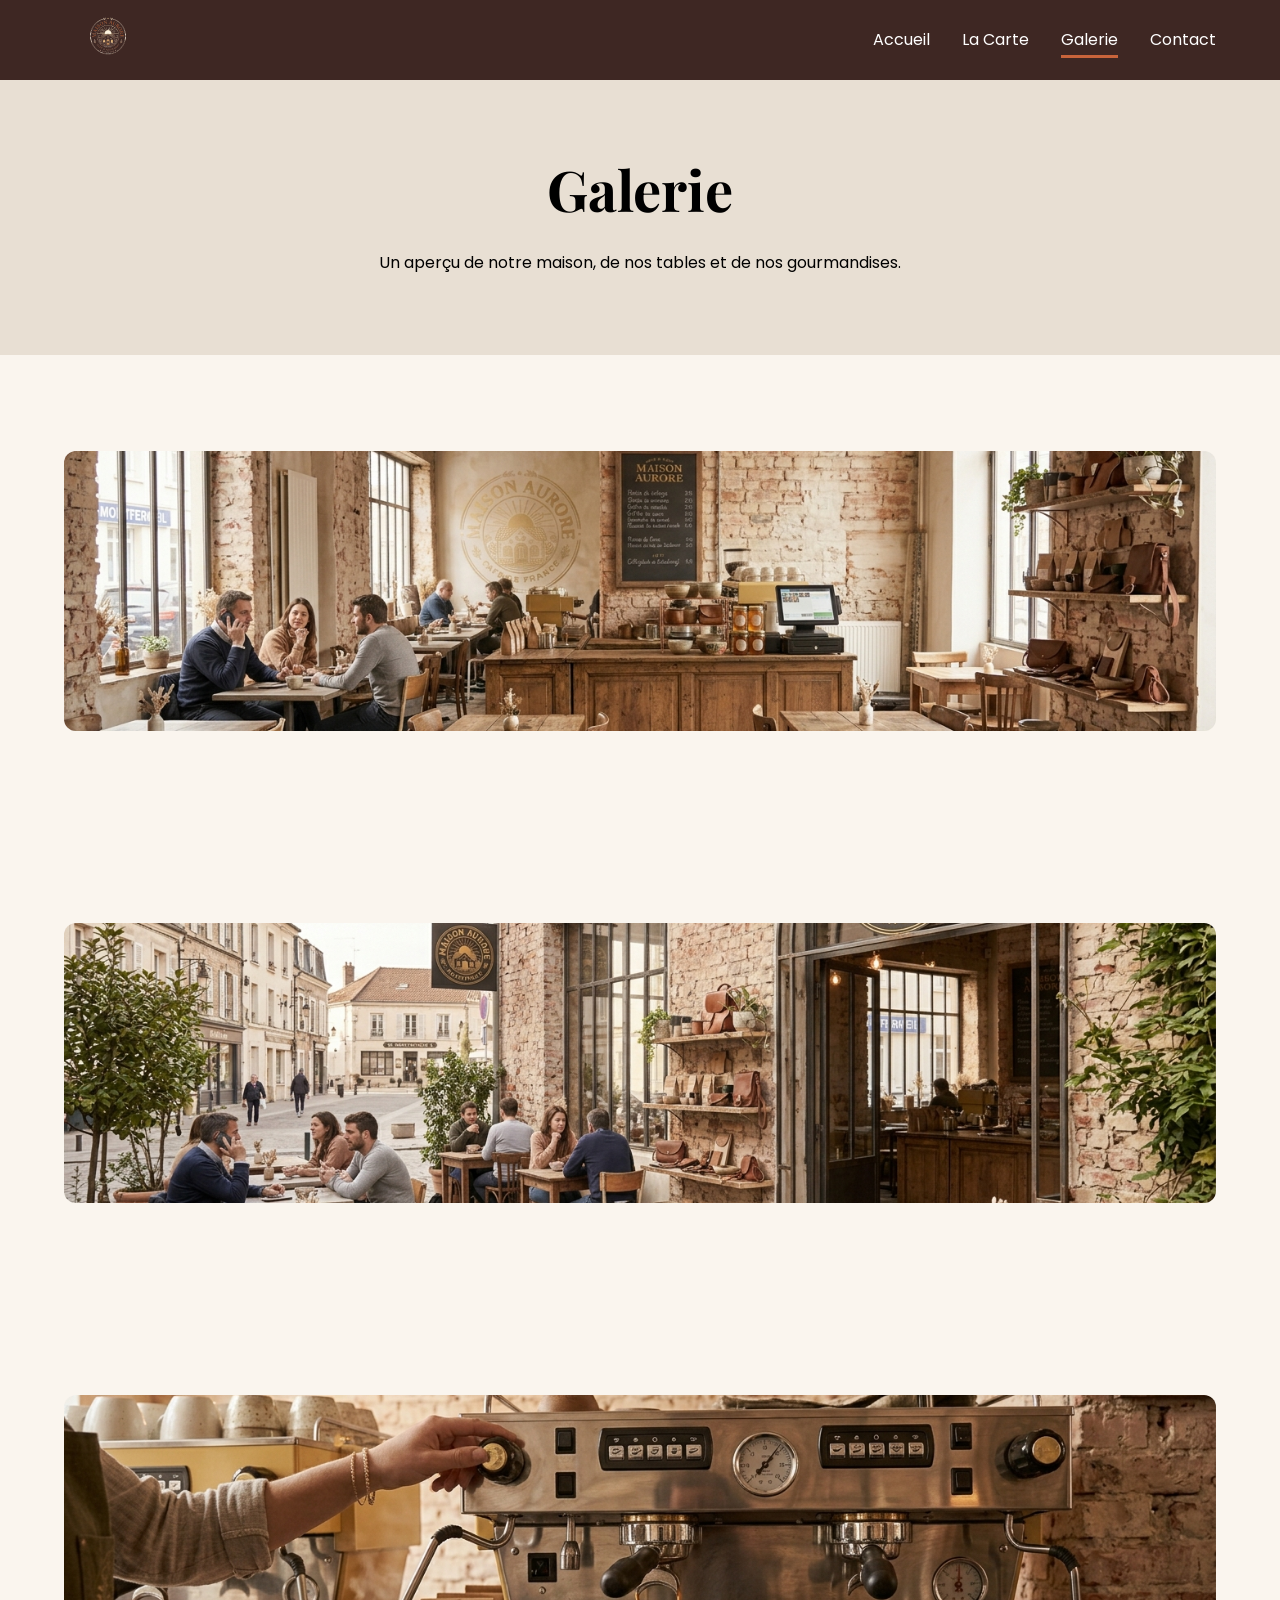
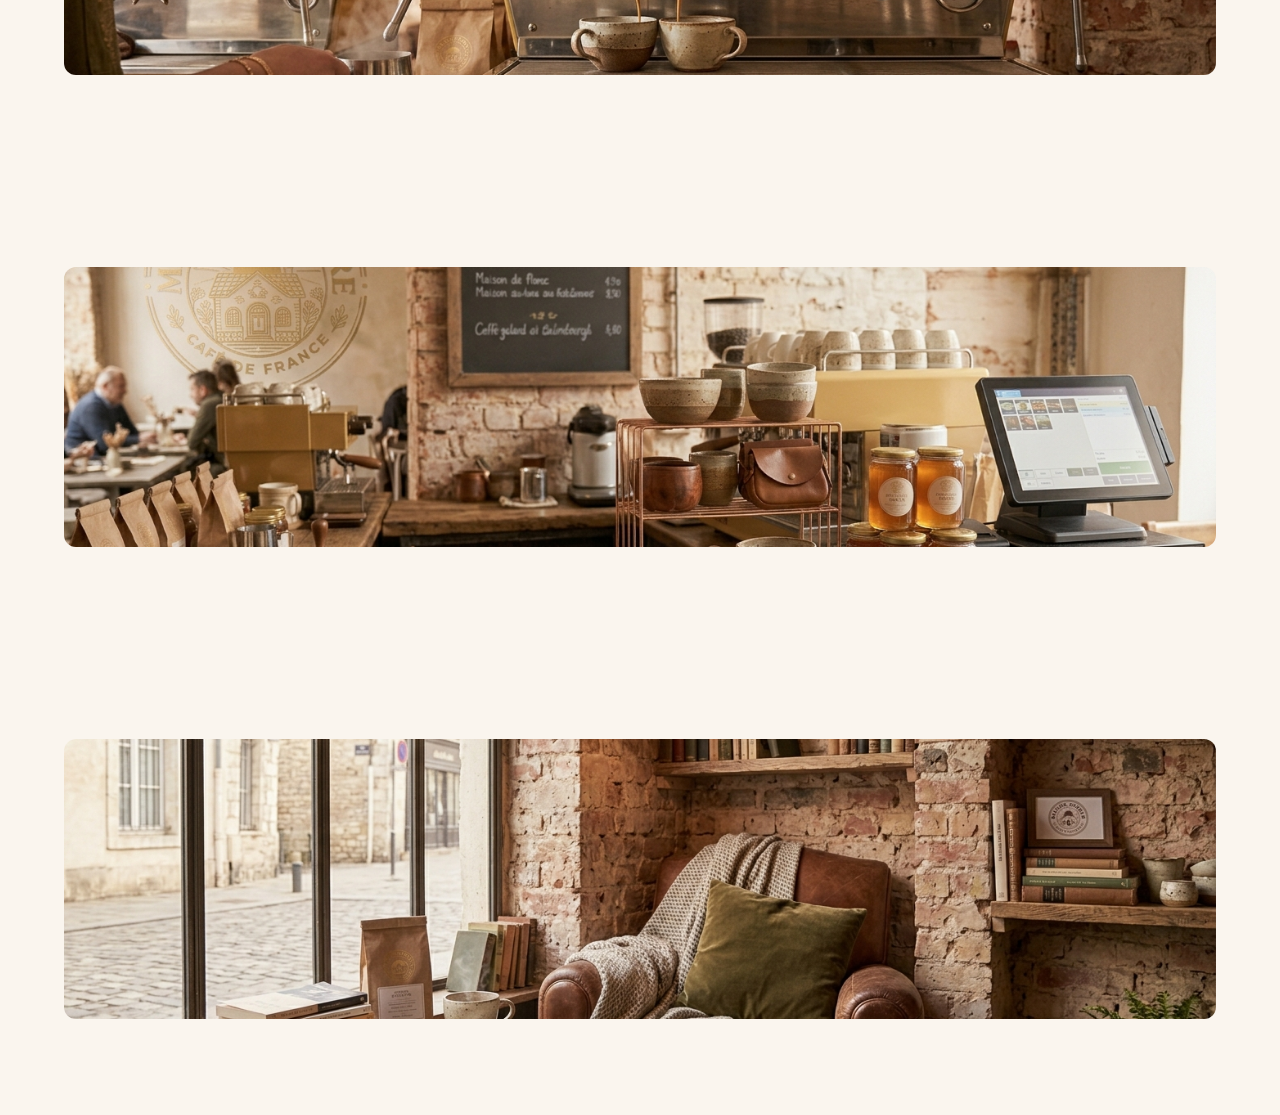
<file: HTML/galerie.html>
<!DOCTYPE html>
<html lang="en">
<head>
    <meta charset="UTF-8">
    <meta name="viewport" content="width=device-width, initial-scale=1.0">
    <title>Galerie - Maison Aurore</title>
    <link rel="stylesheet" href="../CSS/galerie.css">
    <link rel="icon" type="image/png" href="/ASSETS/logo.png">
</head>
<body>
    <header class="entete"> 
        <div class="conteneur entete-contenu">
            <a href="/HTML/index.html" class="logo"><img src="/ASSETS/logo.png" alt="Maison Aurore"></a>
                <nav>
                    <ul class="menu">
                        <li><a href="/HTML/index.html">Accueil</a></li>
                        <li><a href="/HTML/carte.html">La Carte</a></li>
                        <li><a href="/HTML/galerie.html" class="actif">Galerie</a></li>
                        <li><a href="/HTML/contact.html">Contact</a></li>
                    </ul>
                </nav>
        </div>
    </header>

    <section class="titre-page">
        <div class="conteneur">
            <h1>Galerie</h1>
            <p>Un aperçu de notre maison, de nos tables et de nos gourmandises.</p>
        </div>
    </section>

    <section class="galerie">
        <div class="conteneur galerie-grill">
            <figure>
                <img src="/ASSETS/salle-principal.jpeg" alt="image de la salle principale">
                <figcaption>Salle Principale</figcaption>
            </figure>
        </div>
    </section>

    <section class="galerie">
        <div class="conteneur galerie-grill">
            <figure>
                <img src="/ASSETS/terrasse.jpeg" alt="image de la terrasse">
                <figcaption>terrasse</figcaption>
            </figure>
        </div>
    </section>

    <section class="galerie">
        <div class="conteneur galerie-grill">
            <figure>
                <img src="/ASSETS/machine-a-cafe.jpeg" alt="image de la machine à café">
                <figcaption>Machine a café</figcaption>
            </figure>
        </div>
    </section>

    <section class="galerie">
        <div class="conteneur galerie-grill">
            <figure>
                <img src="/ASSETS/Comptoir.jpeg" alt="image du comptoire">
                <figcaption>Comptoire</figcaption>
            </figure>
        </div>
    </section>

    <section class="galerie">
        <div class="conteneur galerie-grill">
            <figure>
                <img src="/ASSETS/coin-lecture.jpeg" alt="image du coin lecture">
                <figcaption>Coin Lecture</figcaption>
            </figure>
        </div>
    </section>
</body>
</html>
</file>
<file: CSS/galerie.css>
@import url("https://fonts.googleapis.com/css2?family=Playfair+Display:wght@600;700&family=Poppins:wght@400;500&display=swap");


:root {
  --creme: #FAF5EE;
  --cafe: #3E2723;
  --terracotta: #C8643B;
  --sable: #E8DFD3;
}

* {
  box-sizing: border-box;
}

body {
  margin: 0;
  background: var(--creme);
  font-family: Poppins, Arial, sans-serif;
  line-height: 1.6;
}

ul {
  margin: 0;
  padding: 0;
  list-style: none;
}

a {
  color: inherit;
  text-decoration: none;
}

h1 {
  margin: 0 0 16px;
  font-family: "Playfair Display", Georgia, serif;
  font-size: 56px;
}

.conteneur {
  width: 90%;
  max-width: 1200px;
  margin: 0 auto;
}

.entete {
  position: sticky;
  top: 0;
  background: var(--cafe);
}

.entete-contenu {
  display: flex;
  justify-content: space-between;
  align-items: center;
  height: 80px;
}

.logo img {
  height: 48px;
}

.menu {
  display: flex;
  gap: 32px;
}

.menu a {
  color: white;
  padding-bottom: 4px;
  border-bottom: 3px solid transparent;
}

.menu a:hover {
  color: var(--sable);
}

.menu a.actif {
  border-bottom-color: var(--terracotta);
}

.titre-page {
  padding: 64px 0;
  background: var(--sable);
  text-align: center;
}

.galerie {
  padding: 96px 0;
}

.galerie-grille {
  display: grid;
  grid-template-columns: repeat(3, 1fr);
  gap: 30px;
}

.galerie figure {
  position: relative;
  overflow: hidden;
  height: 280px;
  margin: 0;
  border-radius: 12px;
}

.galerie img {
  width: 100%;
  height: 100%;
  object-fit: cover;
  transition: transform 0.4s;
}

.galerie figure:hover img {
  transform: scale(1.05);
}

.galerie figcaption {
  position: absolute;
  bottom: 0;
  width: 100%;
  padding: 12px;
  background: rgba(62, 39, 35, 0.75);
  color: white;
  opacity: 0;
  transition: opacity 0.3s;
}

.galerie figure:hover figcaption {
  opacity: 1;
}

.pied {
  padding: 40px 0 16px;
  background: var(--cafe);
  color: var(--creme);
  font-size: 14px;
}

.pied-colonnes {
  display: flex;
  gap: 32px;
}

.pied-colonnes > div {
  flex: 1;
}

.pied img {
  height: 48px;
}

.copyright {
  margin-top: 24px;
  text-align: center;
}

@media (max-width: 800px) {
  h1 {
    font-size: 40px;
  }

  .galerie-grille {
    grid-template-columns: 1fr;
  }

  .entete-contenu,
  .pied-colonnes {
    flex-direction: column;
    height: auto;
  }
}
</file>
